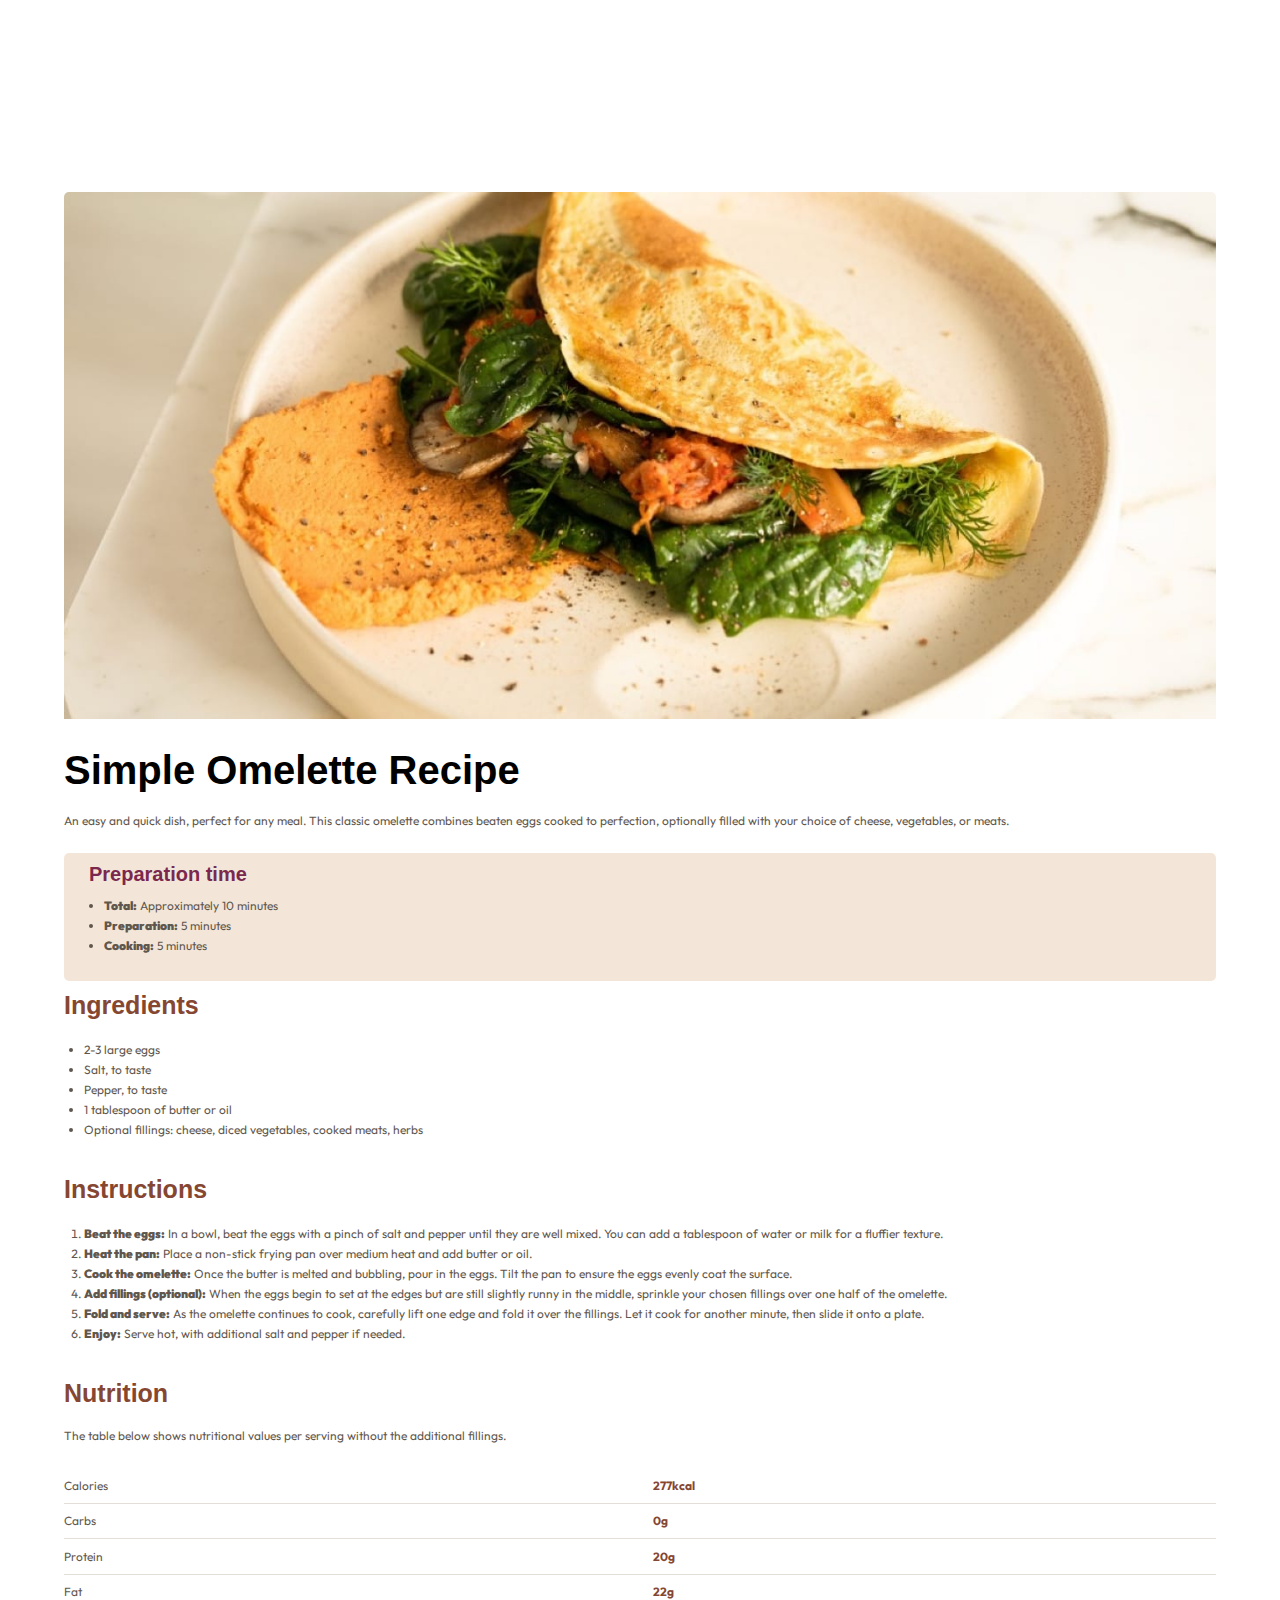
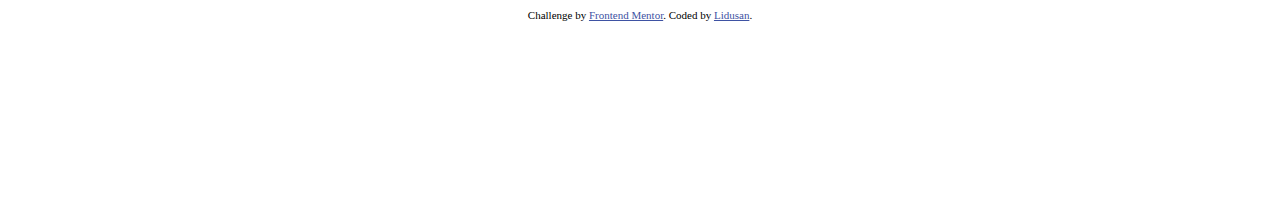
<file: index.html>
<!DOCTYPE html>
<html lang="en">
<head>
  <meta charset="UTF-8">
  <meta name="viewport" content="width=device-width, initial-scale=1.0"> <!-- displays site properly based on user's device -->

  <link rel="icon" type="image/png" sizes="32x32" href="./assets/images/favicon-32x32.png">
  <link rel="stylesheet" href="index.css">
  <link rel="preconnect" href="https://fonts.googleapis.com">
  <link rel="preconnect" href="https://fonts.gstatic.com" crossorigin>
  <link href="https://fonts.googleapis.com/css2?family=Outfit:wght@100..900&family=Young+Serif&display=swap" rel="stylesheet">
  <link rel="preconnect" href="https://fonts.googleapis.com">
  <link rel="preconnect" href="https://fonts.gstatic.com" crossorigin>
  <link href="https://fonts.googleapis.com/css2?family=Outfit:wght@100..900&display=swap" rel="stylesheet">
  <title>Frontend Mentor | Recipe page</title>

  <!-- Feel free to remove these styles or customise in your own stylesheet 👍 -->
  <style>
    .attribution { font-size: 11px; text-align: center; }
    .attribution a { color: hsl(228, 45%, 44%); }
  </style>
</head>
<body>
  <div class="main">
  
    <div class = "small-container">
      
        <img src="image-omelette.jpeg" alt="image-omelette" >
      
      
        <h2>Simple Omelette Recipe</h2>
      <p>
        An easy and quick dish, perfect for any meal. This classic omelette combines beaten eggs cooked
        to perfection, optionally filled with your choice of cheese, vegetables, or meats.
      </p>
      <div class="new-small">
        <h4>Preparation time</h4>
        <ul class="preparation-things">
          <li>
            <span class="bigL">Total:</span> Approximately 10 minutes
          </li>
          <li>
            <span class="bigL">Preparation:</span> 5 minutes
          </li>
          <li>
            <span class="bigL">Cooking:</span> 5 minutes
          </li>
        </ul>
      </div>
      <h3>Ingredients</h3>
      <ul class="ingredients">
        <li>2-3 large eggs</li>
        <li>Salt, to taste</li>
        <li>Pepper, to taste</li>
        <li>1 tablespoon of butter or oil</li>
        <li>Optional fillings: cheese, diced vegetables, cooked meats, herbs</li>
      </ul>
      
      <h3>Instructions</h3>
      <ol>
        <li>
          <span class="bigL">Beat the eggs:</span> In a bowl, beat the eggs with a pinch of salt and pepper until they are well mixed.
          You can add a tablespoon of water or milk for a fluffier texture.
          
        </li>
        <li><span class="bigL">Heat the pan:</span> Place a non-stick frying pan over medium heat and add butter or oil.</li>

        <li>
          <span class="bigL">Cook the omelette:</span> Once the butter is melted and bubbling, pour in the eggs. Tilt the pan to ensure
          the eggs evenly coat the surface.
        </li>
        <li>
          <span class="bigL">Add fillings (optional):</span> When the eggs begin to set at the edges but are still slightly runny in the
          middle, sprinkle your chosen fillings over one half of the omelette.
        </li>
        <li>
          <span class="bigL">Fold and serve:</span> As the omelette continues to cook, carefully lift one edge and fold it over the
          fillings. Let it cook for another minute, then slide it onto a plate.
        </li>
        <li><span class="bigL">Enjoy:</span> Serve hot, with additional salt and pepper if needed.</li>
        
      </ol>
      <h3>Nutrition</h3>
      <p>The table below shows nutritional values per serving without the additional fillings.</p>
      <table class="nutrion">
        <tr>
          <td>Calories</td>
          <td class="change">277kcal</td>
        </tr>
        <tr>
          <div class="line"></div>
        </tr>
        <tr>
          <td>Carbs</td>
          <td class="change">0g</td>
        </tr>
        <tr>
          <div class="line"></div>
        </tr>
        <tr>
          <td>Protein</td>
          <td class="change">20g</td>
        </tr>
        <tr>
          <div class="line"></div>
        </tr>
        <tr>
          <td class="noline">Fat</td>
          <td class="change noline">22g</td> 
        </tr>
        <tr>
          <div class="line"></div>
        </tr>
      </table>
      <div class="attribution">
        Challenge by <a href="https://www.frontendmentor.io?ref=challenge" target="_blank">Frontend Mentor</a>.
        Coded by <a href="#">Lidusan</a>.
      </div>
    </div>
</div>
</body>
</html>
</file>
<file: index.css>
*{
    box-sizing: border-box;
    margin: 0;
    padding: 0;
}
@font-face {
    font-family: young-serif;
    src: url("C:\Users\User\Downloads\recipe-page-main\young-serif\YoungSerif-Regular.ttf");
}
.main{
   width: 100%;
   height: 100%;
   padding: 10% 0%;
   background-color: hsl(30, 54%, 90%);
}
.small-container{
    width: 70%;
    background-color: hsl(0, 0%, 100%);
    margin: auto;
    padding: 5%;
    border-radius: 10px;
}
p,
ul,
ol,
table{
    font-family: 'outfit','Courier New', Courier, monospace;
    font-weight: 400;
    color: hsl(30, 10%, 34%);
    font-size: 12px;
    padding-bottom: 25px;
    line-height: 20px;
}

img{
    width: 100%;
    border-radius: 5px;
    padding-bottom: 25px;
}
h2,
h3,
h4{
    font-family: 'young-serif', sans-serif;
}
h2{
    font-size: 40px;
    padding-bottom: 20px;
   
}
p{
    line-height: 15px;
}

h3{
    font-size: 25px;
    color:  hsl(14, 45%, 36%);
    padding-bottom: 20px;
    padding-top: 10px;
}
h4{
    color: hsl(332, 51%, 32%) ;
    font-size : 20px;
    padding-left: 5px;
    margin-bottom: 5px;
    padding-bottom: 5px;
    
}
ul,
ol{
    margin-left: 20px;
   
}

.new-small{ 
    background-color: hsl(30, 54%, 90%);
    border-radius: 5px;
    padding: 10px 0px 0px 20px;

}
table{
    border-collapse: collapse;
    width: 100%;
    line-height: 35px;
}
.preparation-things{
    width: 60%;
}
td{
    border-bottom: 0.2px solid hsl(30, 18%, 87%);   
    border-spacing: 0px;
    
}
.noline{
    border-bottom: none;
}
.bigL{
    font-weight: 900;
}
.change{
    color: hsl(14, 45%, 36%);
    font-weight: 700 ;
}
@media (375px <=width <= 1440px) {
    .small-container{
        width: 100%;
        height: 100%;
    }
    .main{
        height: 100%;
        background-color:  hsl(0, 0%, 100%);
    }
    }
</file>
